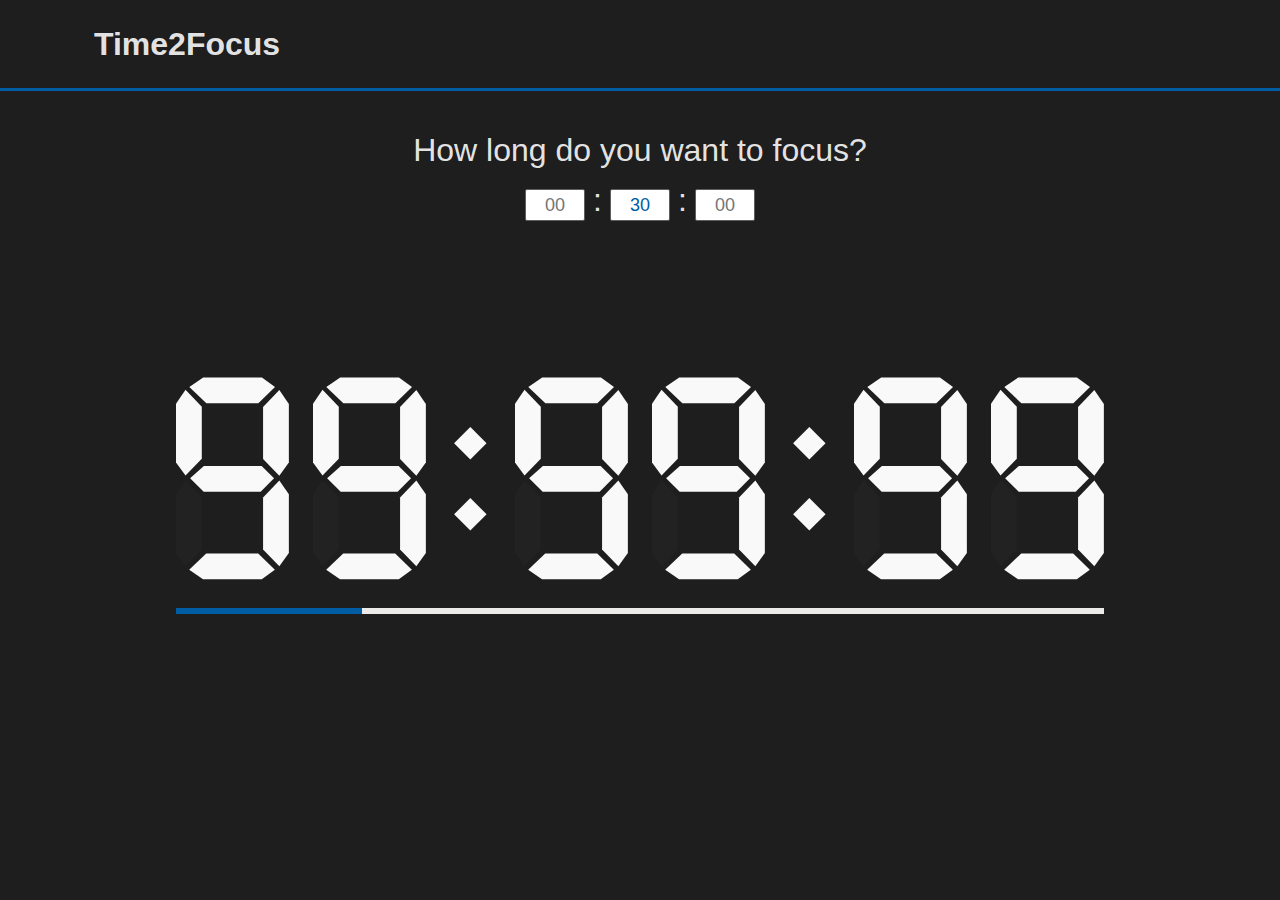
<file: Web/index.html>
<!DOCTYPE html>
<html lang="en">

<head>
    <meta charset="UTF-8">
    <meta name="viewport" content="width=device-width, initial-scale=1.0">
    <title>Time2Focus</title>
    <link rel="stylesheet" href="index.css">
    <script src="https://ajax.googleapis.com/ajax/libs/jquery/3.6.4/jquery.min.js"></script>
    <script src="index.js"></script>
</head>

<body>
    <header class="header" id="header">
        <i class="fi fi-br-clock-five" id="headerIcon"></i>
        <span class="titleText">Time2Focus</span>
    </header>
    <div class="content" id="content">
        <div class="controls clock-input" id="timeInput">
            <label for="timeInput" id="timeInputLabel" class="input-label">How long do you want to focus?</label>
            <div style="
            height: fit-content;
            display: inline-flex;
            gap: 8px;
            margin: 18px 0px;
            align-items: center;">
                <input type="text" name="Set hours" id="timeInputHours" class="input-time" maxlength="2"
                    placeholder="00" size="2">
                <span class="input-text">:</span>
                <input type="text" name="Set hours" id="timeInputMinutes" class="input-time" maxlength="2"
                    placeholder="00" size="2" value="30">
                <span class="input-text">:</span>
                <input type="text" name="Set hours" id="timeInputSeconds" class="input-time" maxlength="2"
                    placeholder="00" size="2">
            </div>
        </div>
        <div class="content">
            <div class="clock-wrapper" id="clock">
                <div class="clock-section" id="hours">
                    <div class="clock-digit" id="hoursLeft">
                        <svg width="113" height="203" viewBox="0 0 113 203" fill="none"
                            xmlns="http://www.w3.org/2000/svg">
                            <path id="hl_segment_B"
                                d="M103.339 12.9958L87.0744 30.0537V82.0206L103.339 98.6818L112.86 85.5909V26.8801L103.339 12.9958Z"
                                fill="#f9f9f9" fill-opacity="1.0" />
                            <path id="hl_segment_A"
                                d="M13.3187 10.0206L30.3766 26.2851H82.3435L99.0046 10.0206L85.9138 0.5H27.203L13.3187 10.0206Z"
                                fill="#f9f9f9" fill-opacity="1.0" />
                            <path id="hl_segment_D"
                                d="M13.1709 192.658L30.2288 176.394H82.1957L98.8569 192.658L85.7659 202.179H27.0552L13.1709 192.658Z"
                                fill="#f9f9f9" fill-opacity="1.0" />
                            <path id="hl_segment_C"
                                d="M103.339 103.442L87.0744 120.5V172.467L103.339 189.128L112.86 176.037V117.326L103.339 103.442Z"
                                fill="#f9f9f9" fill-opacity="1.0" />
                            <path id="hl_segment_F"
                                d="M9.52069 12.7975L25.7852 29.8553V81.8223L9.52069 98.4835L0 85.3925V26.6818L9.52069 12.7975Z"
                                fill="#f9f9f9" fill-opacity="1.0" />
                            <path id="hl_segment_E"
                                d="M9.52069 103.244L25.7852 120.302V172.269L9.52069 188.93L0 175.839V117.128L9.52069 103.244Z"
                                fill="#f9f9f9" fill-opacity="0.02" />
                            <path id="hl_segment_G"
                                d="M27.8474 89.0768L14.1026 101.139L27.7072 114.743H84.6497L98.0438 101.349L85.6314 88.9366L27.8474 89.0768Z"
                                fill="#f9f9f9" fill-opacity="1.0" />
                        </svg>
                    </div>
                    <div class="clock-digit" id="hoursRight">
                        <svg width="113" height="203" viewBox="0 0 113 203" fill="none"
                            xmlns="http://www.w3.org/2000/svg">
                            <path id="hr_segment_B"
                                d="M103.339 12.9958L87.0744 30.0537V82.0206L103.339 98.6818L112.86 85.5909V26.8801L103.339 12.9958Z"
                                fill="#f9f9f9" fill-opacity="1.0" />
                            <path id="hr_segment_A"
                                d="M13.3187 10.0206L30.3766 26.2851H82.3435L99.0046 10.0206L85.9138 0.5H27.203L13.3187 10.0206Z"
                                fill="#f9f9f9" fill-opacity="1.0" />
                            <path id="hr_segment_D"
                                d="M13.1709 192.658L30.2288 176.394H82.1957L98.8569 192.658L85.7659 202.179H27.0552L13.1709 192.658Z"
                                fill="#f9f9f9" fill-opacity="1.0" />
                            <path id="hr_segment_C"
                                d="M103.339 103.442L87.0744 120.5V172.467L103.339 189.128L112.86 176.037V117.326L103.339 103.442Z"
                                fill="#f9f9f9" fill-opacity="1.0" />
                            <path id="hr_segment_F"
                                d="M9.52069 12.7975L25.7852 29.8553V81.8223L9.52069 98.4835L0 85.3925V26.6818L9.52069 12.7975Z"
                                fill="#f9f9f9" fill-opacity="1.0" />
                            <path id="hr_segment_E"
                                d="M9.52069 103.244L25.7852 120.302V172.269L9.52069 188.93L0 175.839V117.128L9.52069 103.244Z"
                                fill="#f9f9f9" fill-opacity="0.02" />
                            <path id="hr_segment_G"
                                d="M27.8474 89.0768L14.1026 101.139L27.7072 114.743H84.6497L98.0438 101.349L85.6314 88.9366L27.8474 89.0768Z"
                                fill="#f9f9f9" fill-opacity="1.0" />
                        </svg>
                    </div>
                </div>
                <div class="clock-section clock-seperator" id="segmentLeft">
                    <svg width="40.687428" height="129.55992" viewBox="0 0 40.687428 129.55992" version="1.1" id="svg5"
                        xml:space="preserve" xmlns="http://www.w3.org/2000/svg" xmlns:svg="http://www.w3.org/2000/svg">
                        <defs id="defs2" />
                        <g id="layer5" transform="translate(-1777.3582,-572.23315)">
                            <rect style="fill:#f9f9f9;fill-opacity:1" id="rect6708" width="28.75" height="28.75"
                                x="1675.787" y="-866.5271" transform="rotate(45)" />
                            <rect style="fill:#f9f9f9;fill-opacity:1" id="rect6708-4" width="28.75" height="28.75"
                                x="1738.67" y="-803.68475" transform="rotate(45)" />
                        </g>
                    </svg>
                </div>
                <div class="clock-section" id="minutes">
                    <div class="clock-digit" id="minutesLeft">
                        <svg width="113" height="203" viewBox="0 0 113 203" fill="none"
                            xmlns="http://www.w3.org/2000/svg">
                            <path id="hl_segment_B"
                                d="M103.339 12.9958L87.0744 30.0537V82.0206L103.339 98.6818L112.86 85.5909V26.8801L103.339 12.9958Z"
                                fill="#f9f9f9" fill-opacity="1.0" />
                            <path id="hl_segment_A"
                                d="M13.3187 10.0206L30.3766 26.2851H82.3435L99.0046 10.0206L85.9138 0.5H27.203L13.3187 10.0206Z"
                                fill="#f9f9f9" fill-opacity="1.0" />
                            <path id="hl_segment_D"
                                d="M13.1709 192.658L30.2288 176.394H82.1957L98.8569 192.658L85.7659 202.179H27.0552L13.1709 192.658Z"
                                fill="#f9f9f9" fill-opacity="1.0" />
                            <path id="hl_segment_C"
                                d="M103.339 103.442L87.0744 120.5V172.467L103.339 189.128L112.86 176.037V117.326L103.339 103.442Z"
                                fill="#f9f9f9" fill-opacity="1.0" />
                            <path id="hl_segment_F"
                                d="M9.52069 12.7975L25.7852 29.8553V81.8223L9.52069 98.4835L0 85.3925V26.6818L9.52069 12.7975Z"
                                fill="#f9f9f9" fill-opacity="1.0" />
                            <path id="hl_segment_E"
                                d="M9.52069 103.244L25.7852 120.302V172.269L9.52069 188.93L0 175.839V117.128L9.52069 103.244Z"
                                fill="#f9f9f9" fill-opacity="0.02" />
                            <path id="hl_segment_G"
                                d="M27.8474 89.0768L14.1026 101.139L27.7072 114.743H84.6497L98.0438 101.349L85.6314 88.9366L27.8474 89.0768Z"
                                fill="#f9f9f9" fill-opacity="1.0" />
                        </svg>
                    </div>
                    <div class="clock-digit" id="minutesRight">
                        <svg width="113" height="203" viewBox="0 0 113 203" fill="none"
                            xmlns="http://www.w3.org/2000/svg">
                            <path id="hr_segment_B"
                                d="M103.339 12.9958L87.0744 30.0537V82.0206L103.339 98.6818L112.86 85.5909V26.8801L103.339 12.9958Z"
                                fill="#f9f9f9" fill-opacity="1.0" />
                            <path id="hr_segment_A"
                                d="M13.3187 10.0206L30.3766 26.2851H82.3435L99.0046 10.0206L85.9138 0.5H27.203L13.3187 10.0206Z"
                                fill="#f9f9f9" fill-opacity="1.0" />
                            <path id="hr_segment_D"
                                d="M13.1709 192.658L30.2288 176.394H82.1957L98.8569 192.658L85.7659 202.179H27.0552L13.1709 192.658Z"
                                fill="#f9f9f9" fill-opacity="1.0" />
                            <path id="hr_segment_C"
                                d="M103.339 103.442L87.0744 120.5V172.467L103.339 189.128L112.86 176.037V117.326L103.339 103.442Z"
                                fill="#f9f9f9" fill-opacity="1.0" />
                            <path id="hr_segment_F"
                                d="M9.52069 12.7975L25.7852 29.8553V81.8223L9.52069 98.4835L0 85.3925V26.6818L9.52069 12.7975Z"
                                fill="#f9f9f9" fill-opacity="1.0" />
                            <path id="hr_segment_E"
                                d="M9.52069 103.244L25.7852 120.302V172.269L9.52069 188.93L0 175.839V117.128L9.52069 103.244Z"
                                fill="#f9f9f9" fill-opacity="0.02" />
                            <path id="hr_segment_G"
                                d="M27.8474 89.0768L14.1026 101.139L27.7072 114.743H84.6497L98.0438 101.349L85.6314 88.9366L27.8474 89.0768Z"
                                fill="#f9f9f9" fill-opacity="1.0" />
                        </svg>
                    </div>
                </div>
                <div class="clock-section clock-seperator" id="segmentRight">
                    <svg width="40.687428" height="129.55992" viewBox="0 0 40.687428 129.55992" version="1.1" id="svg5"
                        xml:space="preserve" xmlns="http://www.w3.org/2000/svg" xmlns:svg="http://www.w3.org/2000/svg">
                        <defs id="defs2" />
                        <g id="layer5" transform="translate(-1777.3582,-572.23315)">
                            <rect style="fill:#f9f9f9;fill-opacity:1" id="rect6708" width="28.75" height="28.75"
                                x="1675.787" y="-866.5271" transform="rotate(45)" />
                            <rect style="fill:#f9f9f9;fill-opacity:1" id="rect6708-4" width="28.75" height="28.75"
                                x="1738.67" y="-803.68475" transform="rotate(45)" />
                        </g>
                    </svg>
                </div>
                <div class="clock-section" id="seconds">
                    <div class="clock-digit" id="secondsLeft">
                        <svg width="113" height="203" viewBox="0 0 113 203" fill="none"
                            xmlns="http://www.w3.org/2000/svg">
                            <path id="hl_segment_B"
                                d="M103.339 12.9958L87.0744 30.0537V82.0206L103.339 98.6818L112.86 85.5909V26.8801L103.339 12.9958Z"
                                fill="#f9f9f9" fill-opacity="1.0" />
                            <path id="hl_segment_A"
                                d="M13.3187 10.0206L30.3766 26.2851H82.3435L99.0046 10.0206L85.9138 0.5H27.203L13.3187 10.0206Z"
                                fill="#f9f9f9" fill-opacity="1.0" />
                            <path id="hl_segment_D"
                                d="M13.1709 192.658L30.2288 176.394H82.1957L98.8569 192.658L85.7659 202.179H27.0552L13.1709 192.658Z"
                                fill="#f9f9f9" fill-opacity="1.0" />
                            <path id="hl_segment_C"
                                d="M103.339 103.442L87.0744 120.5V172.467L103.339 189.128L112.86 176.037V117.326L103.339 103.442Z"
                                fill="#f9f9f9" fill-opacity="1.0" />
                            <path id="hl_segment_F"
                                d="M9.52069 12.7975L25.7852 29.8553V81.8223L9.52069 98.4835L0 85.3925V26.6818L9.52069 12.7975Z"
                                fill="#f9f9f9" fill-opacity="1.0" />
                            <path id="hl_segment_E"
                                d="M9.52069 103.244L25.7852 120.302V172.269L9.52069 188.93L0 175.839V117.128L9.52069 103.244Z"
                                fill="#f9f9f9" fill-opacity="0.02" />
                            <path id="hl_segment_G"
                                d="M27.8474 89.0768L14.1026 101.139L27.7072 114.743H84.6497L98.0438 101.349L85.6314 88.9366L27.8474 89.0768Z"
                                fill="#f9f9f9" fill-opacity="1.0" />
                        </svg>
                    </div>
                    <div class="clock-digit" id="secondsRight">
                        <svg width="113" height="203" viewBox="0 0 113 203" fill="none"
                            xmlns="http://www.w3.org/2000/svg">
                            <path id="hr_segment_B"
                                d="M103.339 12.9958L87.0744 30.0537V82.0206L103.339 98.6818L112.86 85.5909V26.8801L103.339 12.9958Z"
                                fill="#f9f9f9" fill-opacity="1.0" />
                            <path id="hr_segment_A"
                                d="M13.3187 10.0206L30.3766 26.2851H82.3435L99.0046 10.0206L85.9138 0.5H27.203L13.3187 10.0206Z"
                                fill="#f9f9f9" fill-opacity="1.0" />
                            <path id="hr_segment_D"
                                d="M13.1709 192.658L30.2288 176.394H82.1957L98.8569 192.658L85.7659 202.179H27.0552L13.1709 192.658Z"
                                fill="#f9f9f9" fill-opacity="1.0" />
                            <path id="hr_segment_C"
                                d="M103.339 103.442L87.0744 120.5V172.467L103.339 189.128L112.86 176.037V117.326L103.339 103.442Z"
                                fill="#f9f9f9" fill-opacity="1.0" />
                            <path id="hr_segment_F"
                                d="M9.52069 12.7975L25.7852 29.8553V81.8223L9.52069 98.4835L0 85.3925V26.6818L9.52069 12.7975Z"
                                fill="#f9f9f9" fill-opacity="1.0" />
                            <path id="hr_segment_E"
                                d="M9.52069 103.244L25.7852 120.302V172.269L9.52069 188.93L0 175.839V117.128L9.52069 103.244Z"
                                fill="#f9f9f9" fill-opacity="0.02" />
                            <path id="hr_segment_G"
                                d="M27.8474 89.0768L14.1026 101.139L27.7072 114.743H84.6497L98.0438 101.349L85.6314 88.9366L27.8474 89.0768Z"
                                fill="#f9f9f9" fill-opacity="1.0" />
                        </svg>
                    </div>
                </div>
            </div>
            <div class="progress-wrapper" id="progressWrapper">
                <div class="progress-bar" id="progressBar">
                    <div class="progress-completed" id="prgressCompleted"></div>
                </div>
            </div>
            <div class="controls clock-buttons" id="clockControls">
                <i class="fi fi-br-refresh"></i>
                <i class="fi fi-sr-play-pause"></i>
                <i class="fi fi-sr-pause"></i>
                <i class="fi fi-sr-play"></i>
                <i class="fi fi-ss-bell"></i>
                <i class="fi fi-ss-bell-slash"></i>
            </div>
        </div>
    </div>
</body>

</html>
</file>
<file: Web/index.css>
@import url("https://cdn-uicons.flaticon.com/uicons-bold-rounded/css/uicons-bold-rounded.css");
@import url("https://cdn-uicons.flaticon.com/uicons-solid-straight/css/uicons-solid-straight.css");
@import url("https://cdn-uicons.flaticon.com/uicons-solid-rounded/css/uicons-solid-rounded.css");

html,
body {
  min-height: 90vh;
  padding: 0px;
  margin: 0px;
}

body {
  /* background-color: #1b1c1e; */
  color: rgba(255, 255, 255, 0.9);
  font-weight: 400;
  font-style: normal;
  -webkit-font-smoothing: antialiased;
  font-family: "Segoe UI", "Segoe UI Web (West European)", "Segoe UI",
    -apple-system, BlinkMacSystemFont, Roboto, "Helvetica Neue", sans-serif;
  font-size: 14px;
  display: flex;
  flex-direction: column;
  align-items: flex-start;
  gap: 18px;
  position: relative;
  background: #1e1e1e;
}

.header {
  box-sizing: border-box;
  display: flex;
  flex-direction: row;
  align-items: center;
  padding: 24px 36px;
  gap: 10px;
  /* width: 1182.53px; */
  /* height: 44px; */
  border-bottom: 3px solid #005da3;
  flex: none;
  order: 0;
  align-self: stretch;
  flex-grow: 0;
}

#headerIcon {
  width: 48px;
  height: 40px;
  flex: none;
  order: 0;
  flex-grow: 0;
}

.titleText {
  font-size: 2rem;
  font-weight: 600;
}

.content {
  display: flex;
  flex-direction: column;
  justify-content: center;
  align-items: center;
  padding: 18px;
  gap: 28px;
  width: fit-content;
  height: 100%;
  flex: none;
  order: 1;
  align-self: stretch;
  flex-grow: 1;
  margin: auto;
}

.controls {
  display: flex;
  flex-direction: row;
  justify-content: center;
  align-items: center;
  padding: 0px;
  gap: 2px;
  width: 100%;
  flex: none;
  order: 0;
  align-self: stretch;
  flex-grow: 0;
}

.fi {
  display: flex;
  flex-direction: row;
  justify-content: center;
  align-items: center;
  padding: 0px;
  width: 48px;
  height: 40px;
  flex: none;
  order: 0;
  flex-grow: 0;
  font-size: 2rem;
}

.progress-wrapper {
  width: 100%;
  height: 6px;
  background: #edebe9;
  flex: none;
  order: 2;
  align-self: stretch;
  flex-grow: 0;
}

.progress-bar {
  display: flex;
  flex-direction: column;
  align-items: center;
  width: 20%;
  height: 6px;
  background: #005da3;
}

.progress-completed {
  /* width: 2px; */
  /* height: 6px; */
  /* background: #005DA3; */
  opacity: 0;
  flex: none;
  order: 0;
  flex-grow: 0;
}

.clock-wrapper {
  display: flex;
  flex-direction: row;
  align-items: center;
  justify-content: center;
  padding: 0px;
  gap: 24px;
  flex: none;
  order: 1;
  flex-grow: 0;
}

.clock-section {
  display: flex;
  flex-direction: row;
  align-items: center;
  padding: 0px;
  gap: 24px;
  flex: none;
  order: 0;
  flex-grow: 0;
}

.clock-digit {
  display: flex;
  flex-direction: row;
  align-items: flex-start;
  padding: 0px;
  gap: 12px;
  flex: none;
  order: 0;
  flex-grow: 0;
}

.clock-seperator {
  transform: scale(80%);
}

.clock-input {
  flex-direction: column;
  justify-content: flex-end;
  align-items: center;
  display: flex;
  height: 7rem;
}

.clock-buttons {
  order: 3;
}

input:focus,
input:focus-visible,
input:active {
  /* border: 2px solid #005DA3 !important; */
  outline: #005da3 2px solid !important;
  outline-offset: 0px;
}

input:invalid {
  outline: #a50000 2px solid !important;
}

.input-label {
  font-size: 2rem;
}

.input-time {
  box-sizing: border-box;
  padding: 6px 8px;
  width: 60px;
  height: 32px;
  background: #ffffff;
  border: 1px solid #605e5c;
  border-radius: 2px;
  font-weight: 400;
  flex: none;
  align-self: stretch;
  flex-grow: 0;
  text-align: center;
  font-size: 18px;
  color: #005da3;
}

.input-text {
    font-weight: 400;
    font-style: normal;
    -webkit-font-smoothing: antialiased;
    font-family: "Segoe UI", "Segoe UI Web (West European)", "Segoe UI",
        -apple-system, BlinkMacSystemFont, Roboto, "Helvetica Neue", sans-serif;
    font-size: 32px;
    height: 32px;
    line-height: 22px;
}
</file>
